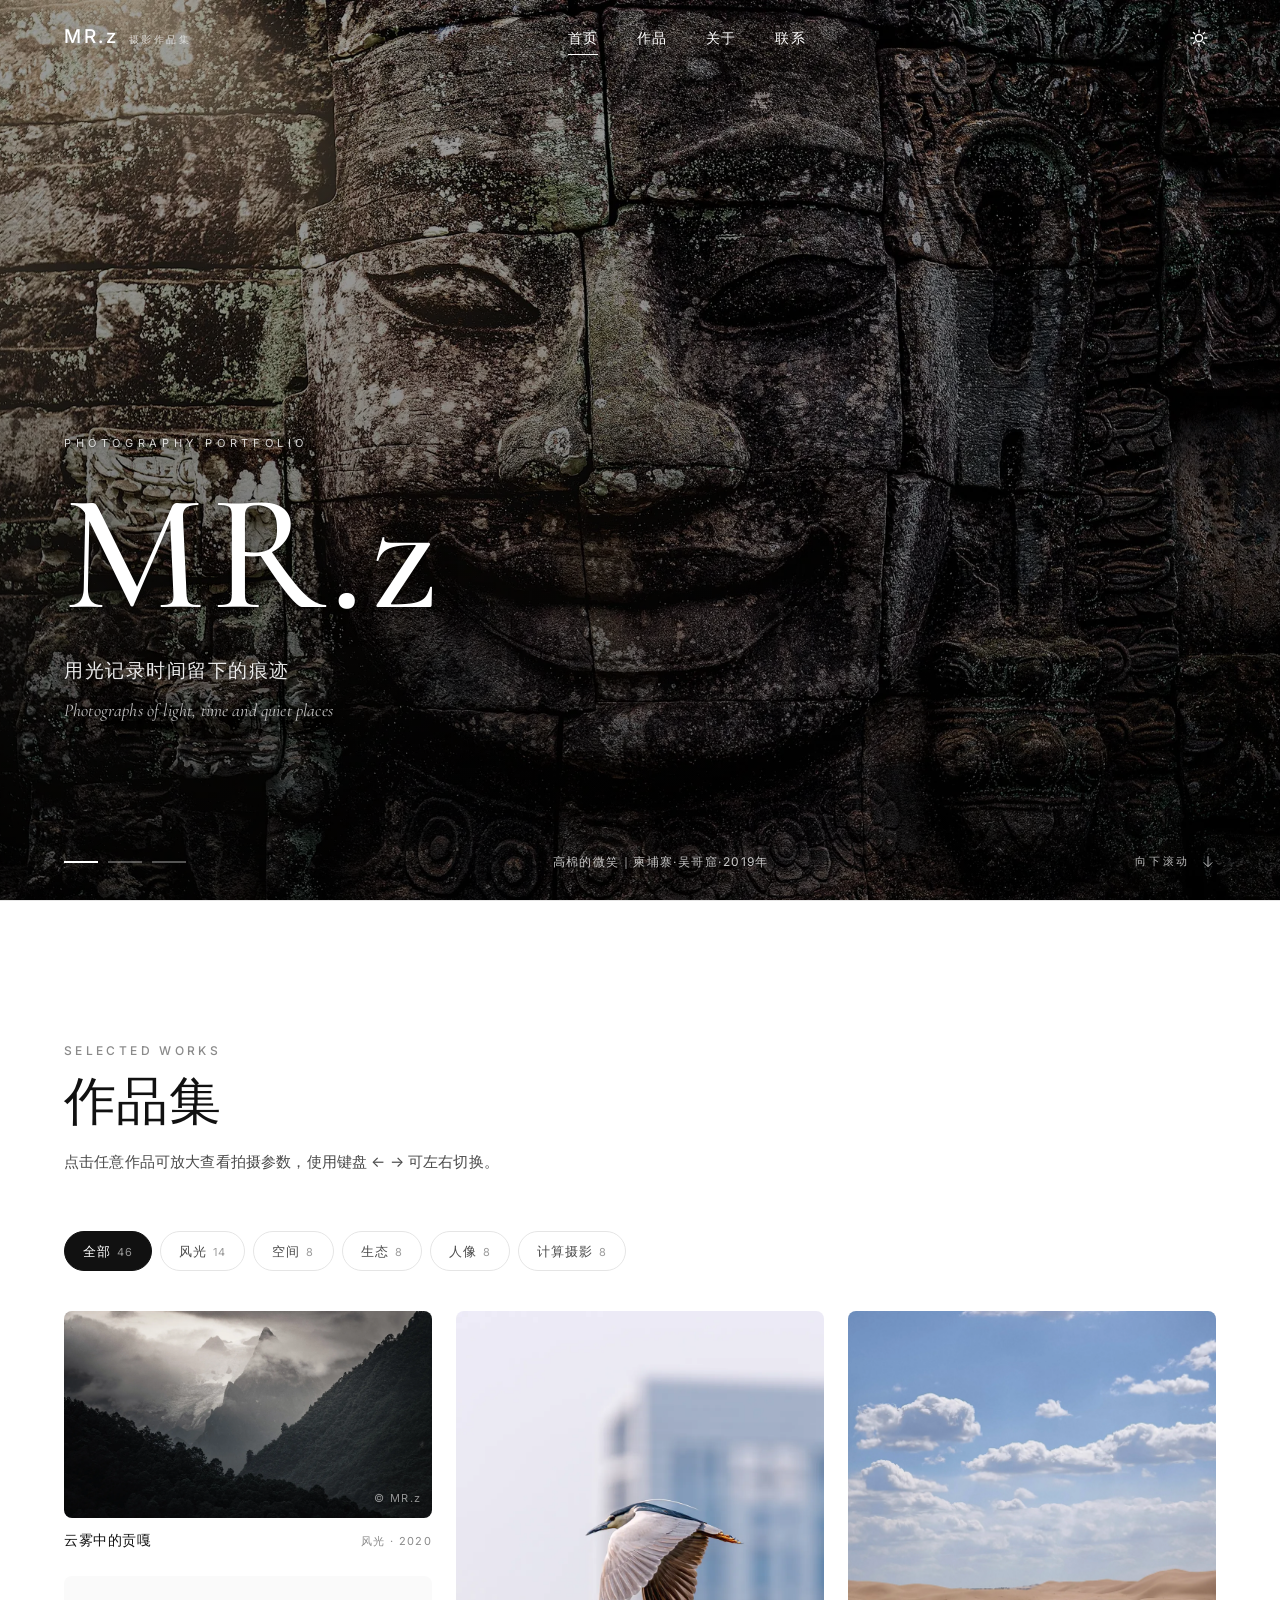
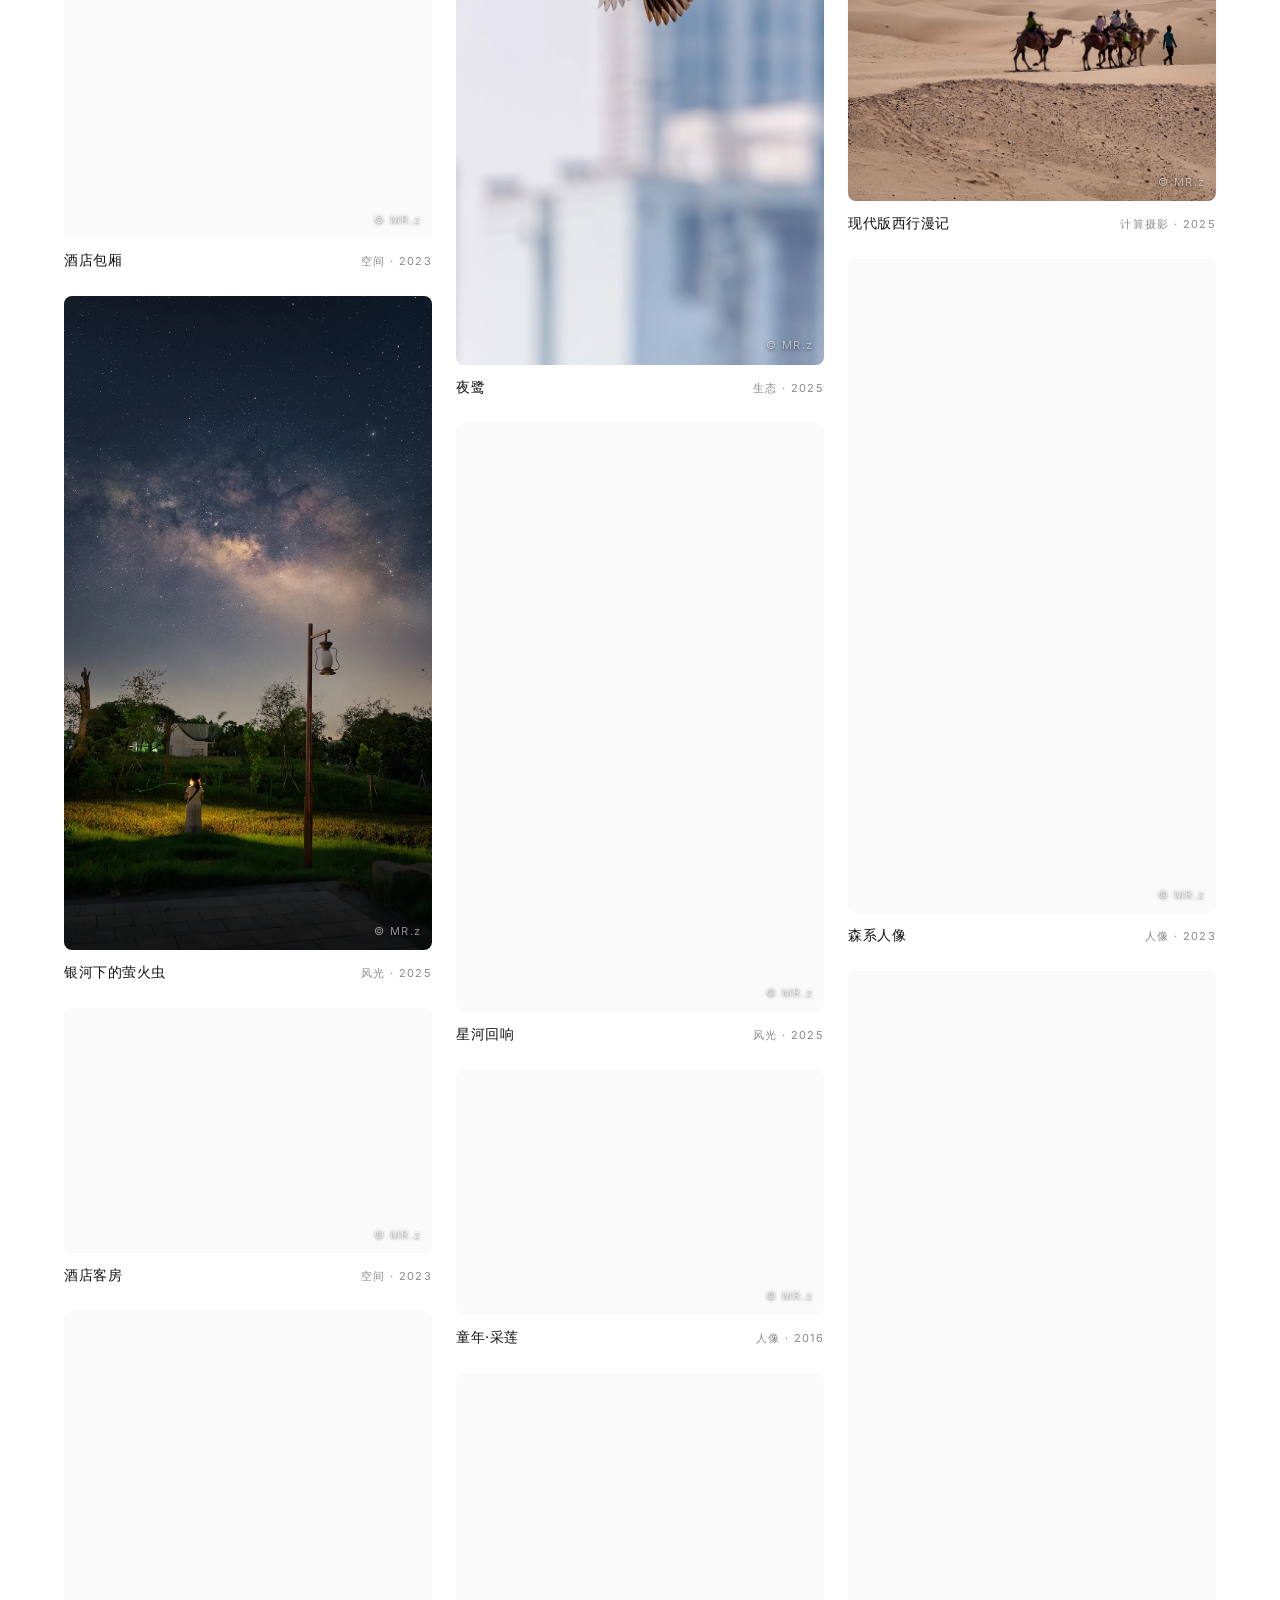
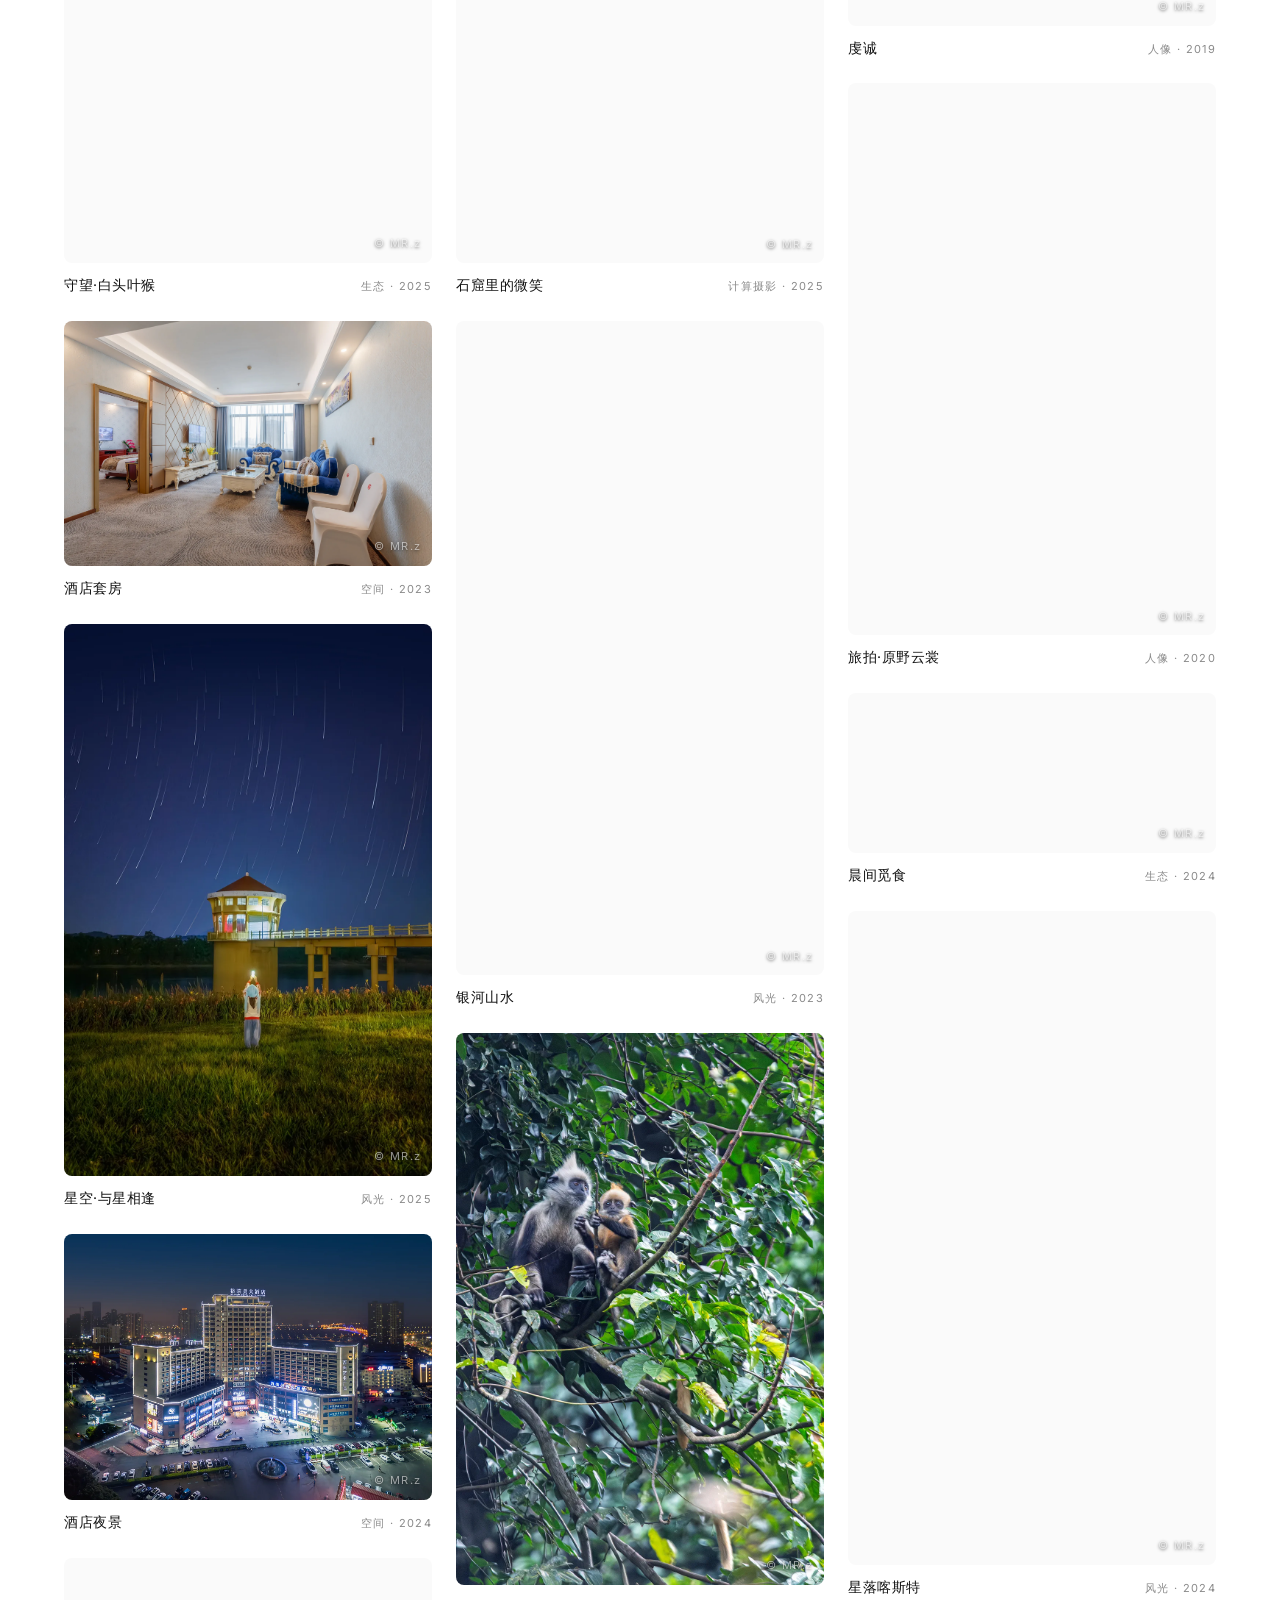
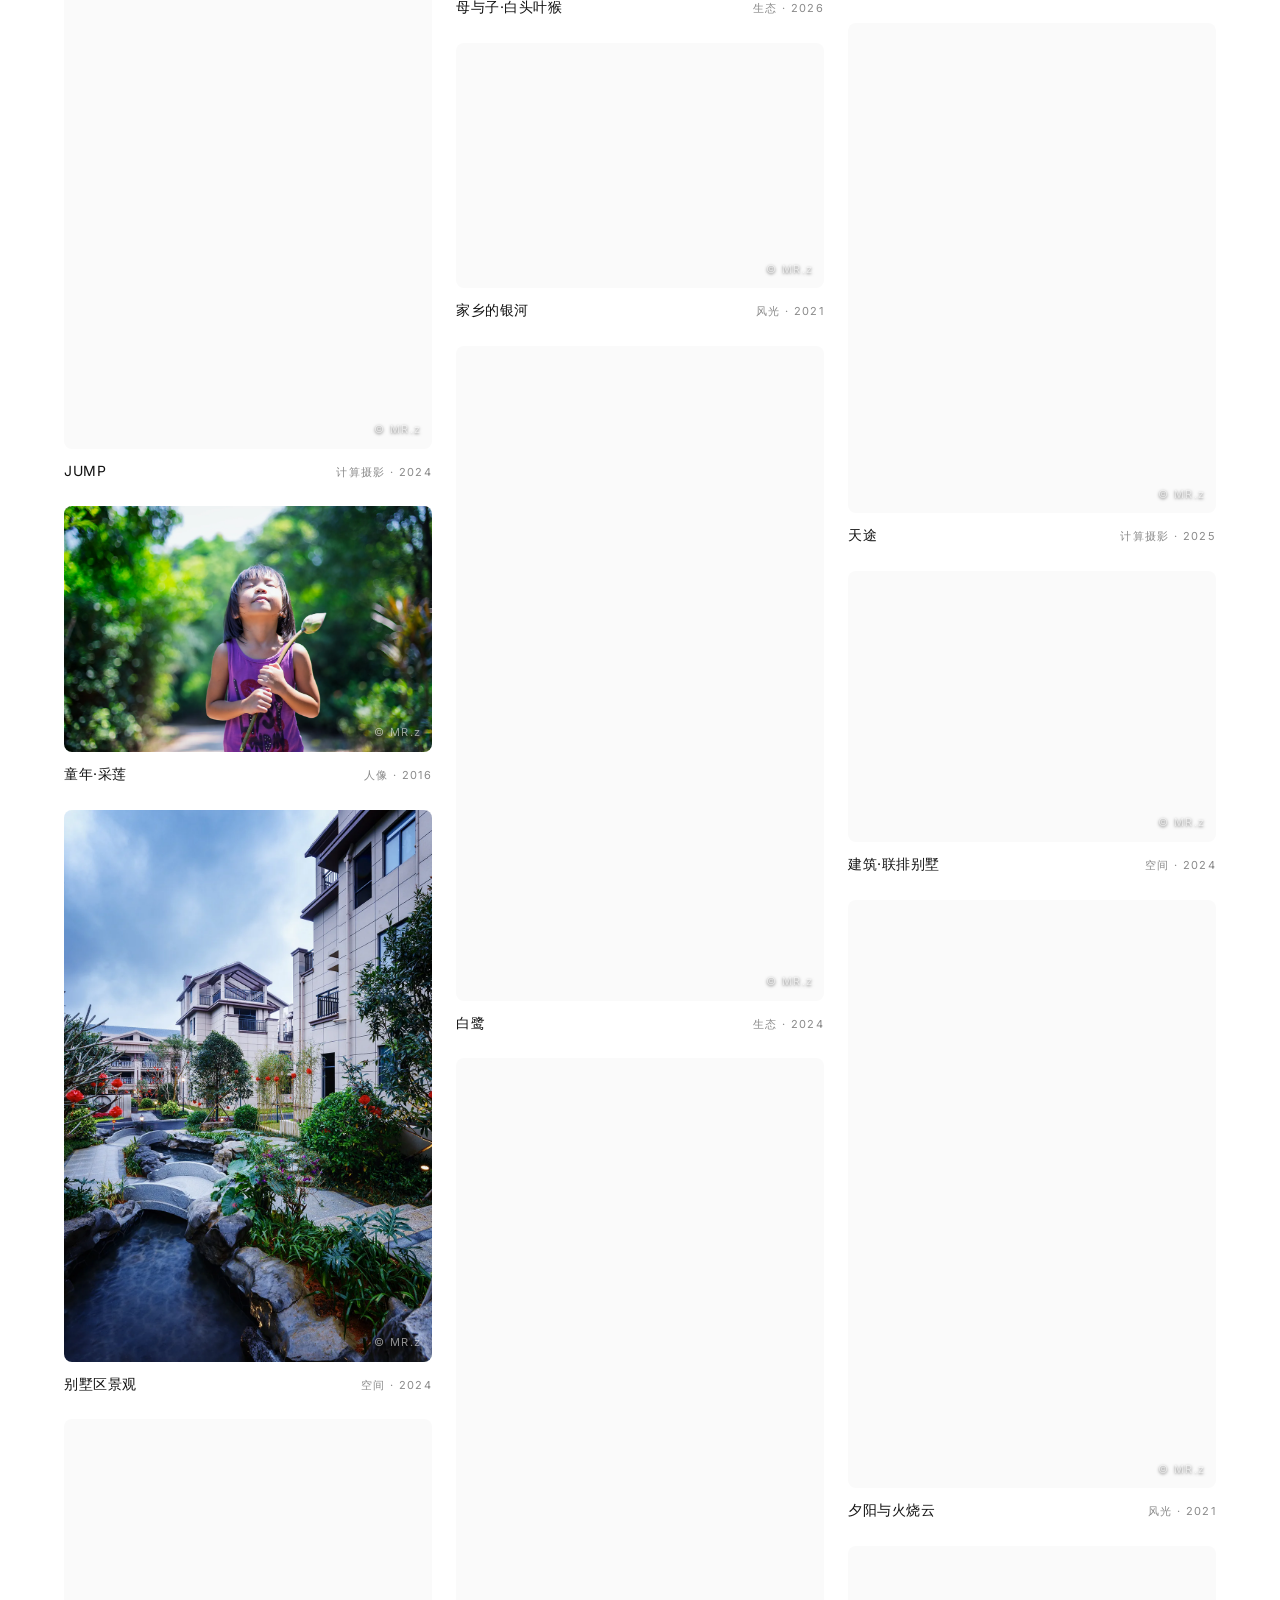
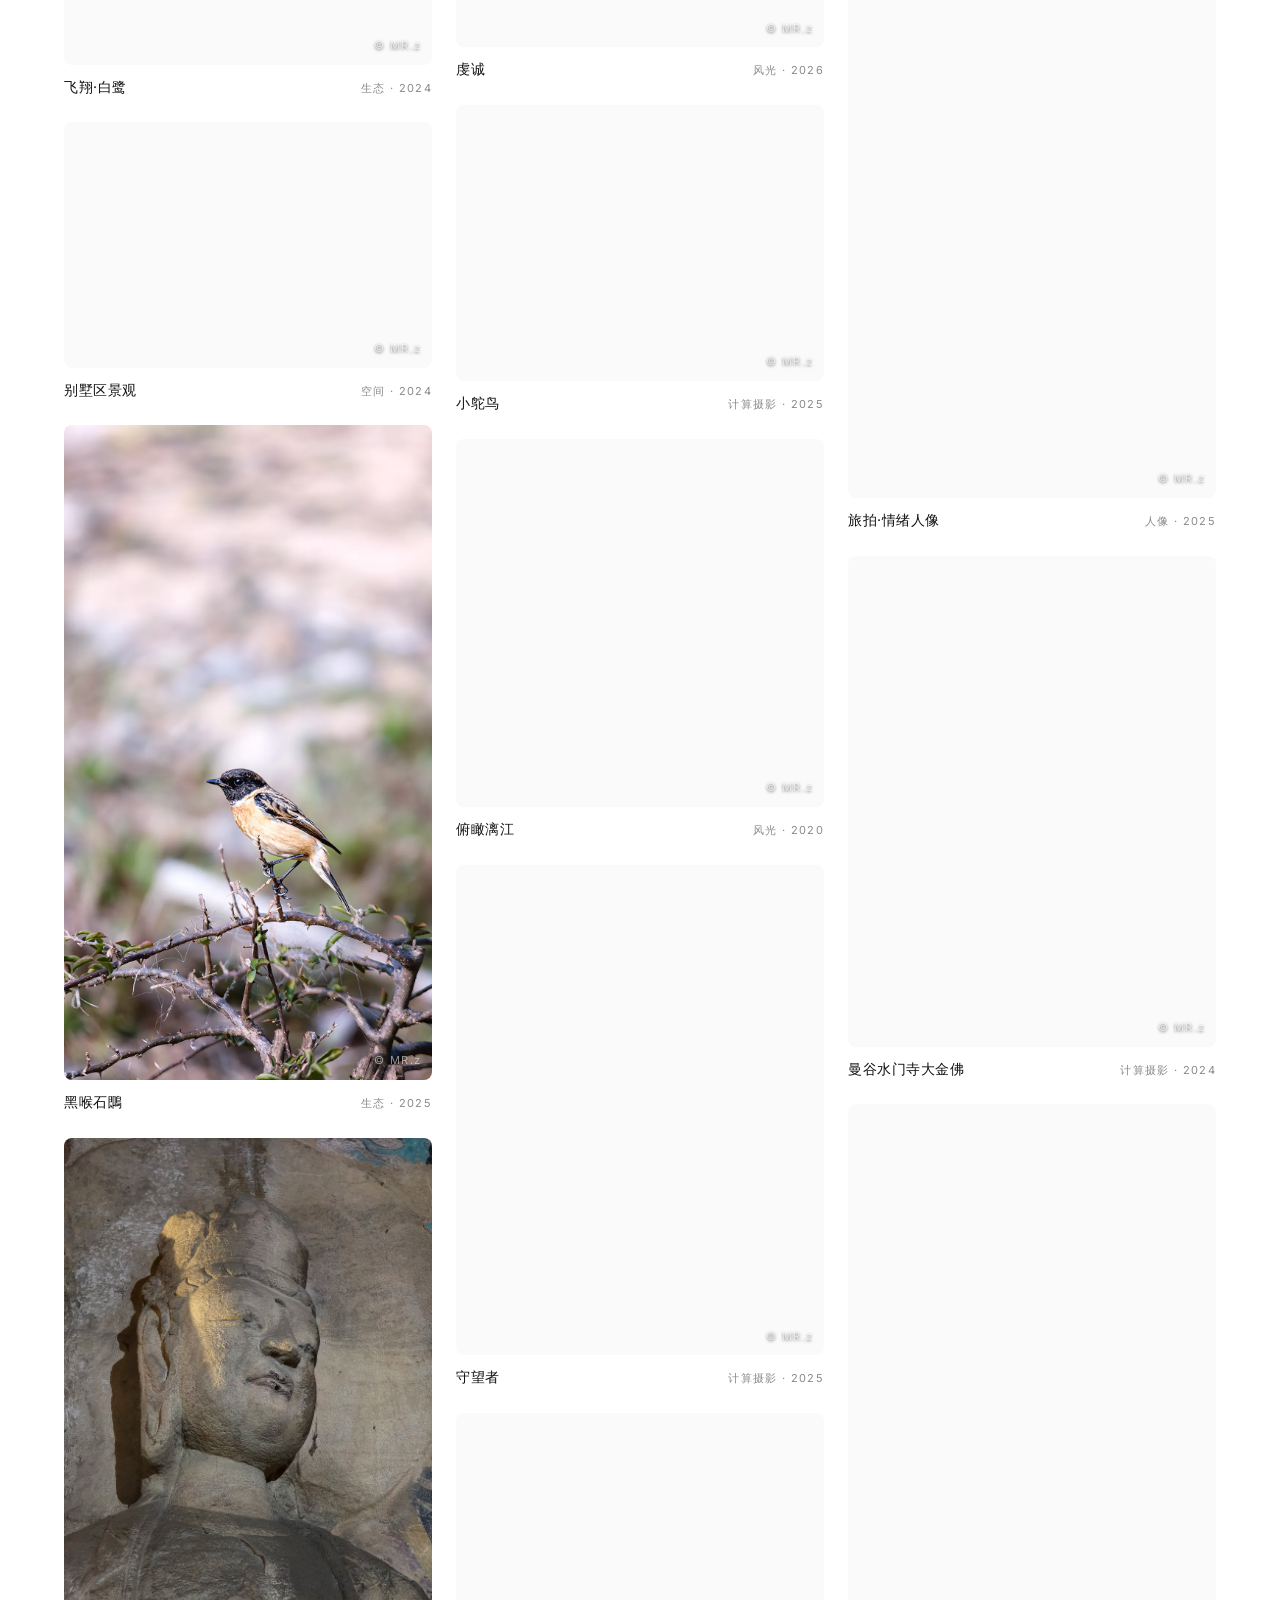
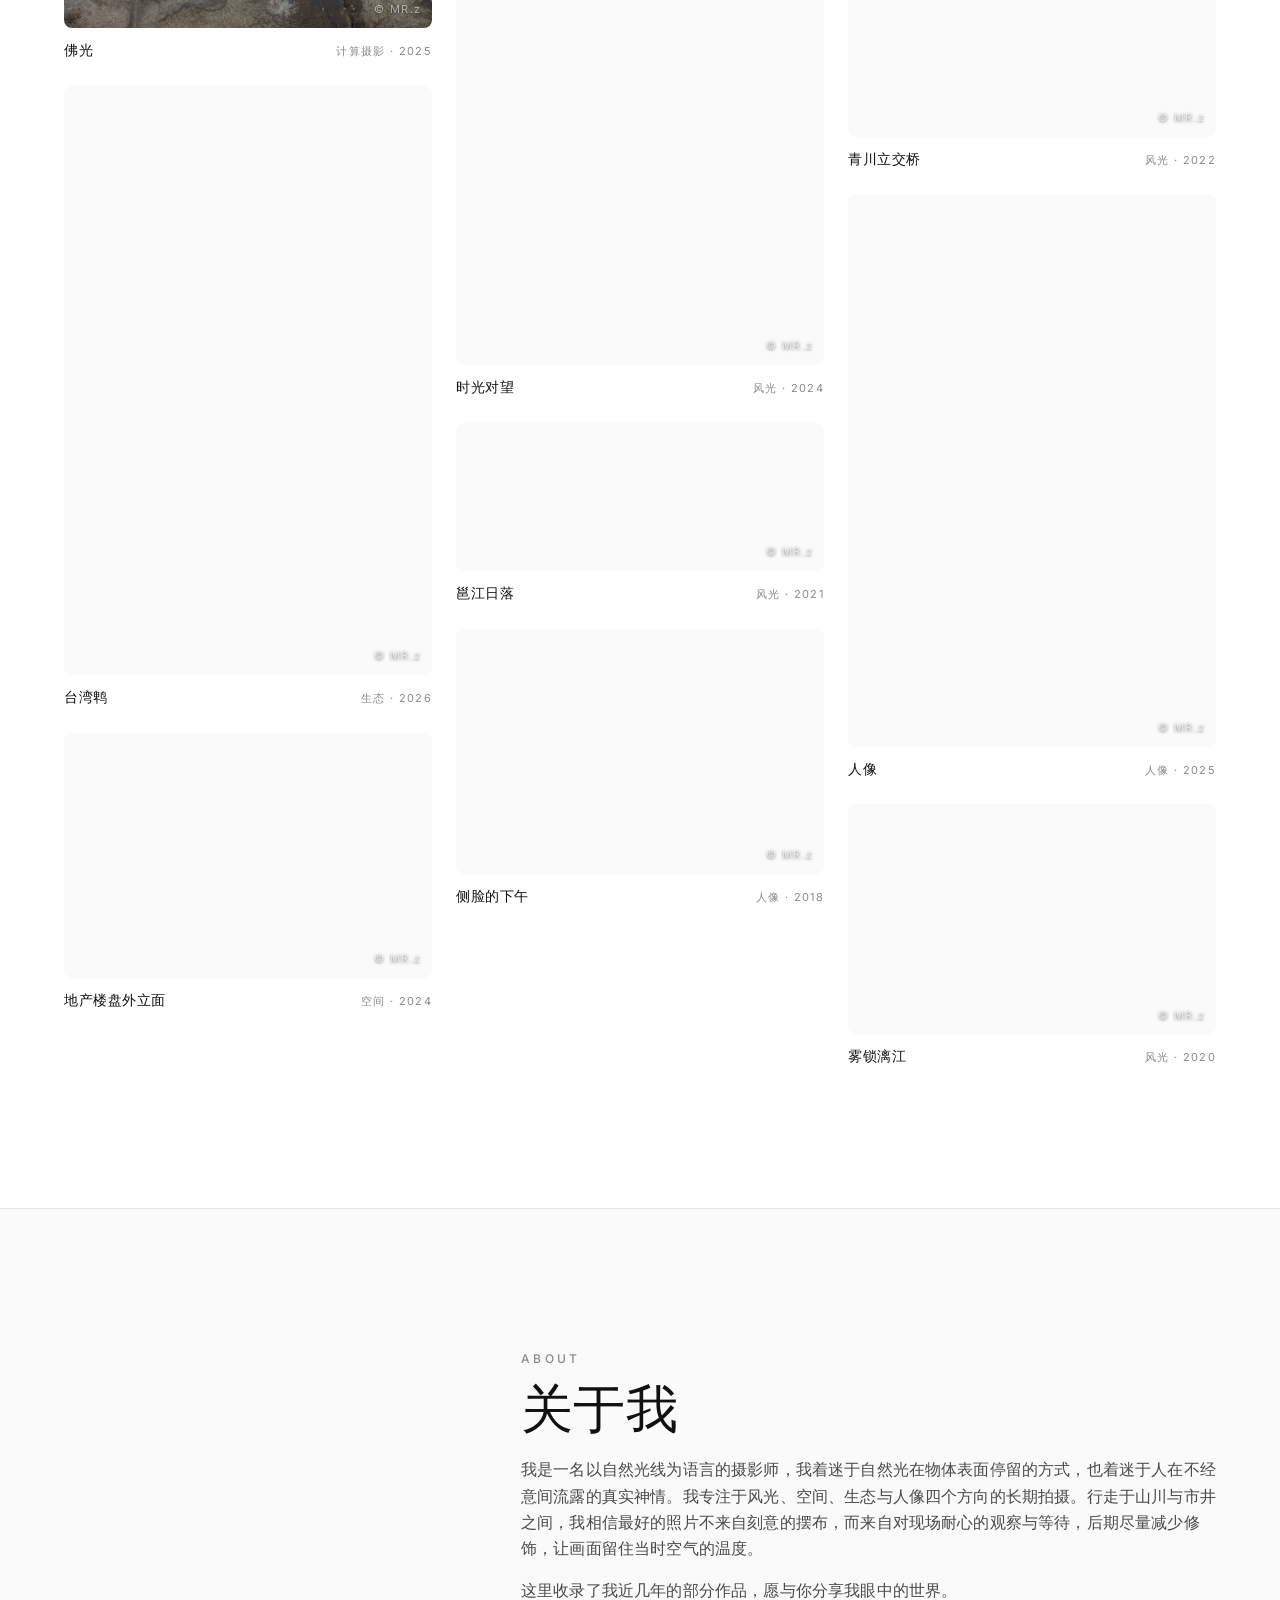
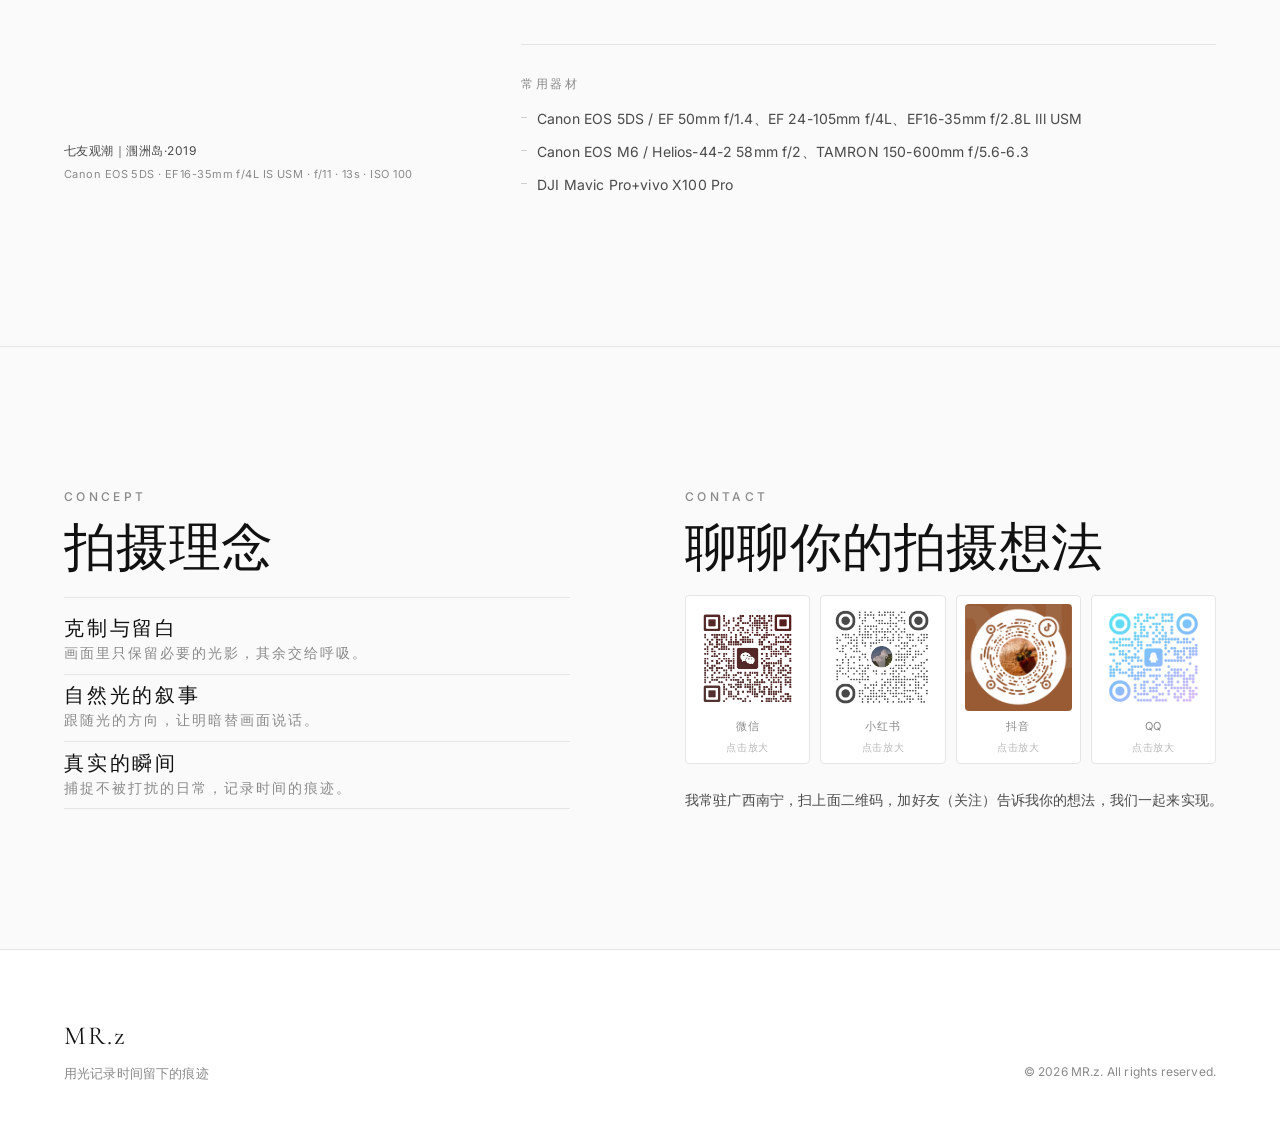
<file: index.html>
<!DOCTYPE html>
<html lang="zh-CN" data-theme="">
<head>
  <meta charset="UTF-8" />
  <meta name="viewport" content="width=device-width, initial-scale=1, viewport-fit=cover" />
  <title>MR.z · 摄影作品集</title>
  <meta name="description" content="MR.z，常驻南宁的独立摄影师。风光 · 空间 · 生态 · 人像 · 计算摄影，以自然光记录时间留下的痕迹。" />
  <meta name="author" content="MR.z" />
  <meta name="theme-color" content="#ffffff" media="(prefers-color-scheme: light)" />
  <meta name="theme-color" content="#0a0a0a" media="(prefers-color-scheme: dark)" />

  <link rel="canonical" href="https://zgooo.top/" />

  <!-- Open Graph 社交分享（域名 zgooo.top） -->
  <meta property="og:type" content="website" />
  <meta property="og:site_name" content="MR.z · 摄影作品集" />
  <meta property="og:locale" content="zh_CN" />
  <meta property="og:title" content="MR.z · 摄影作品集" />
  <meta property="og:description" content="风光 · 空间 · 生态 · 人像 · 计算摄影。以自然光记录时间留下的痕迹。" />
  <meta property="og:image" content="https://zgooo.top/images/og-cover.jpg" />
  <meta property="og:image:width" content="1200" />
  <meta property="og:image:height" content="630" />
  <meta property="og:url" content="https://zgooo.top/" />
  <meta name="twitter:card" content="summary_large_image" />
  <meta name="twitter:title" content="MR.z · 摄影作品集" />
  <meta name="twitter:description" content="风光 · 空间 · 生态 · 人像 · 计算摄影。以自然光记录时间留下的痕迹。" />
  <meta name="twitter:image" content="https://zgooo.top/images/og-cover.jpg" />

  <link rel="icon" href="data:image/svg+xml,<svg xmlns='http://www.w3.org/2000/svg' viewBox='0 0 100 100'><rect width='100' height='100' rx='18' fill='%23111'/><circle cx='50' cy='50' r='22' fill='none' stroke='%23fff' stroke-width='7'/></svg>" />

  <!-- 字体：正文 Inter + 标题 Cormorant Garamond -->
  <link rel="preconnect" href="https://fonts.googleapis.com" />
  <link rel="preconnect" href="https://fonts.gstatic.com" crossorigin />
  <link href="https://fonts.googleapis.com/css2?family=Cormorant+Garamond:ital,wght@0,400;0,500;0,600;1,400&family=Inter:wght@300;400;500;600&display=swap" rel="stylesheet" />

  <link rel="stylesheet" href="style.css" />

  <script type="application/ld+json">
  {
    "@context": "https://schema.org",
    "@type": "Person",
    "name": "MR.z",
    "alternateName": "MR.z",
    "jobTitle": "摄影师",
    "email": "mailto:380449426@qq.com",
    "address": { "@type": "PostalAddress", "addressLocality": "南宁", "addressCountry": "CN" },
    "description": "常驻南宁的独立摄影师，专注风光、空间、生态、人像与计算摄影。"
  }
  </script>
</head>
<body>
  <a class="skip-link" href="#main">跳到主要内容</a>

  <!-- ══════════ 顶部导航 ══════════ -->
  <header class="nav" id="nav" data-over-hero="true">
    <div class="nav__inner">
      <a class="nav__brand" href="#home" aria-label="回到首页">
        <span class="nav__brand-zh" data-site="name">MR.z</span>
        <span class="nav__brand-en" data-site="nameEn">PHOTOGRAPHY</span>
      </a>

      <nav class="nav__menu" id="navMenu" aria-label="主导航">
        <a href="#home" data-nav="home" aria-current="true">首页</a>
        <a href="#works" data-nav="works">作品</a>
        <a href="#about" data-nav="about">关于</a>
        <a href="#contact" data-nav="contact">联系</a>
      </nav>

      <div class="nav__actions">
        <button class="icon-btn" id="themeToggle" type="button" aria-label="切换深浅色模式" aria-pressed="false">
          <svg class="icon-btn__sun" viewBox="0 0 24 24" aria-hidden="true"><circle cx="12" cy="12" r="4.2"/><path d="M12 2.5v2.6M12 18.9v2.6M2.5 12h2.6M18.9 12h2.6M5.3 5.3l1.8 1.8M16.9 16.9l1.8 1.8M18.7 5.3l-1.8 1.8M7.1 16.9l-1.8 1.8"/></svg>
          <svg class="icon-btn__moon" viewBox="0 0 24 24" aria-hidden="true"><path d="M20 14.5A8.5 8.5 0 0 1 9.5 4a8.5 8.5 0 1 0 10.5 10.5z"/></svg>
        </button>
        <button class="burger" id="burger" type="button" aria-label="打开菜单" aria-expanded="false" aria-controls="navMenu">
          <span></span><span></span>
        </button>
      </div>
    </div>
  </header>

  <main id="main">
    <!-- ══════════ Hero ══════════ -->
    <section class="hero" id="home" aria-label="首页">
      <div class="hero__slides" id="heroSlides" aria-hidden="true"></div>
      <div class="hero__veil" aria-hidden="true"></div>

      <div class="hero__content">
        <p class="hero__eyebrow">Photography&nbsp;Portfolio</p>
        <h1 class="hero__name" data-site="name">MR.z</h1>
        <p class="hero__tagline" data-site="tagline">用光记录时间留下的痕迹</p>
        <p class="hero__tagline-en" data-site="taglineEn">Photographs of light, time and quiet places</p>
      </div>

      <div class="hero__foot">
        <div class="hero__dots" id="heroDots" role="group" aria-label="首屏图片切换"></div>
        <p class="hero__slide-cap" id="heroCap" aria-live="polite"></p>
        <a class="hero__scroll" href="#works" aria-label="向下滚动查看作品">
          <span>向下滚动</span>
          <svg viewBox="0 0 24 24" aria-hidden="true"><path d="M12 4v14M6 13l6 6 6-6"/></svg>
        </a>
      </div>
    </section>

    <!-- ══════════ 作品集 ══════════ -->
    <section class="section" id="works">
      <div class="container">
        <header class="section__head reveal">
          <p class="eyebrow">Selected&nbsp;Works</p>
          <h2 class="section__title">作品集</h2>
          <p class="section__desc">点击任意作品可放大查看拍摄参数，使用键盘 ← → 可左右切换。</p>
        </header>

        <div class="filter reveal" id="filter" role="group" aria-label="作品分类筛选"></div>

        <div class="gallery" id="gallery" aria-live="polite"></div>
        <p class="gallery__empty" id="galleryEmpty" hidden>该分类下暂时没有作品。</p>
      </div>
    </section>

    <!-- ══════════ 关于我 ══════════ -->
    <section class="section section--soft" id="about">
      <div class="container about">
        <figure class="about__media reveal">
          <img id="aboutAvatar" src="" alt="摄影师本人照片" width="400" height="400" loading="lazy" decoding="async" />
          <figcaption class="about__caption" id="aboutCaption" hidden>
            <span class="about__cap-name" id="capName"></span>
            <span class="about__cap-info" id="capInfo"></span>
          </figcaption>
        </figure>
        <div class="about__body reveal">
          <p class="eyebrow" id="aboutSubtitle">About</p>
          <h2 class="section__title" id="aboutTitle">关于我</h2>
          <div class="about__bio" id="aboutBio"></div>

          <div class="about__gear">
            <h3 class="about__h3">常用器材</h3>
            <ul class="gear" id="aboutGear"></ul>
          </div>
        </div>
      </div>
    </section>

    <!-- ══════════ 联系 ══════════ -->
    <section class="section section--soft" id="contact">
      <div class="container contact">
        <div class="contact__idea reveal" id="ideaBlock" hidden>
          <p class="eyebrow">Concept</p>
          <h3 class="section__title contact__idea-title">拍摄理念</h3>
          <ul class="idea" id="ideaList"></ul>
        </div>
        <div class="contact__intro reveal">
          <p class="eyebrow">Contact</p>
          <h2 class="section__title">聊聊你的拍摄想法</h2>
          <div class="qrstrip" id="qrStrip" aria-label="扫码联系"></div>
          <p class="contact__desc">我常驻广西南宁，扫上面二维码，加好友（关注）告诉我你的想法，我们一起来实现。</p>
          <div class="social" id="socialLinks" aria-label="社交媒体"></div>
        </div>
      </div>
    </section>
  </main>

  <!-- ══════════ 页脚 ══════════ -->
  <footer class="footer">
    <div class="container footer__inner">
      <div>
        <p class="footer__name" data-site="name">MR.z</p>
        <p class="footer__tag" data-site="tagline">用光记录时间留下的痕迹</p>
      </div>
      <div class="footer__meta">
        <p id="footerCopy">© 2026 MR.z. All rights reserved.</p>
        <p class="footer__icp" id="footerIcp">浙ICP备00000000号-1</p>
      </div>
    </div>
  </footer>

  <button class="to-top" id="toTop" type="button" aria-label="回到顶部">
    <svg viewBox="0 0 24 24" aria-hidden="true"><path d="M12 20V6M6 11l6-6 6 6"/></svg>
  </button>

  <!-- ══════════ Lightbox ══════════ -->
  <div class="lightbox" id="lightbox" role="dialog" aria-modal="true" aria-label="作品大图查看" hidden>
    <div class="lightbox__bar">
      <span class="lightbox__counter" id="lbCounter">1 / 12</span>
      <button class="lightbox__close" id="lbClose" type="button" aria-label="关闭（Esc）">
        <svg viewBox="0 0 24 24" aria-hidden="true"><path d="M5 5l14 14M19 5L5 19"/></svg>
      </button>
    </div>

    <button class="lightbox__nav lightbox__nav--prev" id="lbPrev" type="button" aria-label="上一张（←）">
      <svg viewBox="0 0 24 24" aria-hidden="true"><path d="M15 5l-7 7 7 7"/></svg>
    </button>
    <button class="lightbox__nav lightbox__nav--next" id="lbNext" type="button" aria-label="下一张（→）">
      <svg viewBox="0 0 24 24" aria-hidden="true"><path d="M9 5l7 7-7 7"/></svg>
    </button>

    <figure class="lightbox__figure" id="lbStage">
      <img class="lightbox__img" id="lbImg" alt="" decoding="async" draggable="false" />
      <figcaption class="lightbox__caption">
        <h3 id="lbTitle"></h3>
        <p class="lightbox__meta" id="lbMeta"></p>
      </figcaption>
    </figure>

    <!-- 仅移动端显示的手势提示 -->
    <p class="lightbox__hint" id="lbHint">双指缩放 · 双击放大 · 左右滑动切换 · 单击返回</p>
  </div>

  <!-- ══════════ 二维码浮层（微信 / 小红书 / 抖音） ══════════ -->
  <div class="qr" id="qrModal" role="dialog" aria-modal="true" aria-labelledby="qrTitle" hidden>
    <div class="qr__backdrop" data-qr-close></div>
    <div class="qr__panel">
      <button class="qr__close" type="button" data-qr-close aria-label="关闭">✕</button>
      <h3 class="qr__title" id="qrTitle">扫码联系</h3>
      <p class="qr__sub" id="qrSub">长按识别，或扫码添加</p>

      <div class="qr__imgwrap">
        <img class="qr__img" id="qrImg" alt="" decoding="async" draggable="false" />
        <p class="qr__empty" id="qrEmpty">还没上传二维码<br /><span>可在管理后台「站点信息 → 社交链接」上传</span></p>
      </div>

      <p class="qr__handle" id="qrHandle" hidden></p>
      <button class="btn btn--solid qr__copy" type="button" id="qrCopy" aria-label="复制账号" hidden>复制账号</button>

      <div class="qr__tabs" id="qrTabs"></div>
    </div>
  </div>

  <div class="toast" id="toast" role="status" aria-live="polite" hidden></div>

  <script src="data.js"></script>
  <script src="main.js"></script>
</body>
</html>
</file>
<file: style.css>
/* ============================================================
   MR.z · 摄影作品集  —  style.css
   结构：变量 → 基础 → 通用组件 → 导航 → Hero → 筛选 → 作品集
        → Lightbox → 关于 → 服务 → 联系 → 页脚 → 响应式 → 降级动画
   ============================================================ */

/* ---------- 1. 设计变量 ---------- */
:root {
  /* 颜色：黑 / 白 / 灰，让照片成为唯一的彩色来源 */
  --bg: #ffffff;
  --bg-soft: #fafafa;
  --bg-elev: #ffffff;
  --fg: #111111;
  --fg-soft: #4a4a4a;
  --muted: #8a8a8a;
  --line: #e5e5e5;
  --line-strong: #cfcfcf;
  --invert-bg: #111111;
  --invert-fg: #ffffff;

  /* 版式 */
  --max: 1280px;
  --pad: clamp(20px, 5vw, 64px);
  --radius: 8px;
  --radius-sm: 4px;

  /* 动效 */
  --ease: cubic-bezier(0.4, 0, 0.2, 1);
  --dur: 280ms;
  --dur-slow: 400ms;

  /* 结构 */
  --nav-h: 76px;
  --nav-h-shrink: 56px;
  --section-y: clamp(72px, 12vw, 140px);

  color-scheme: light;
}

/* 深色模式：跟随系统；用户手动切换时由 html[data-theme] 覆盖 */
@media (prefers-color-scheme: dark) {
  :root:not([data-theme="light"]) {
    --bg: #0a0a0a;
    --bg-soft: #101010;
    --bg-elev: #151515;
    --fg: #f2f2f2;
    --fg-soft: #c9c9c9;
    --muted: #8a8a8a;
    --line: #232323;
    --line-strong: #333333;
    --invert-bg: #f2f2f2;
    --invert-fg: #0a0a0a;
    color-scheme: dark;
  }
}
:root[data-theme="dark"] {
  --bg: #0a0a0a;
  --bg-soft: #101010;
  --bg-elev: #151515;
  --fg: #f2f2f2;
  --fg-soft: #c9c9c9;
  --muted: #8a8a8a;
  --line: #232323;
  --line-strong: #333333;
  --invert-bg: #f2f2f2;
  --invert-fg: #0a0a0a;
  color-scheme: dark;
}

/* ---------- 2. 基础 ---------- */
*,
*::before,
*::after { box-sizing: border-box; }

html {
  scroll-behavior: smooth;
  scroll-padding-top: var(--nav-h);
  -webkit-text-size-adjust: 100%;
}

body {
  margin: 0;
  background: var(--bg);
  color: var(--fg);
  font-family: "Inter", "PingFang SC", "Hiragino Sans GB", "Microsoft YaHei", system-ui, -apple-system, sans-serif;
  font-size: 16px;
  line-height: 1.7;
  font-weight: 400;
  letter-spacing: 0.01em;
  -webkit-font-smoothing: antialiased;
  -moz-osx-font-smoothing: grayscale;
  overflow-x: hidden;
}

body.is-locked { overflow: hidden; }

img { display: block; max-width: 100%; height: auto; }

h1, h2, h3, h4 {
  font-family: "Cormorant Garamond", "Songti SC", "Noto Serif SC", Georgia, serif;
  font-weight: 500;
  line-height: 1.15;
  letter-spacing: 0.005em;
  margin: 0;
}

p { margin: 0; }
ul, ol { margin: 0; padding: 0; list-style: none; }

a {
  color: inherit;
  text-decoration: none;
  transition: color var(--dur) var(--ease), opacity var(--dur) var(--ease);
}
a:hover { color: var(--muted); }

button, input, select, textarea {
  font: inherit;
  color: inherit;
  border-radius: 0;
}

button { cursor: pointer; background: none; border: 0; padding: 0; }

/* hidden 属性优先级最高：避免 .btn 等自定义 display 覆盖导致该藏的元素仍然可见 */
[hidden] { display: none !important; }

svg { width: 100%; height: 100%; display: block; }

/* 键盘焦点可见 */
:focus-visible {
  outline: 2px solid var(--fg);
  outline-offset: 3px;
  border-radius: 2px;
}

::selection { background: var(--fg); color: var(--bg); }

.skip-link {
  position: fixed;
  top: 12px;
  left: 12px;
  z-index: 999;
  padding: 10px 18px;
  background: var(--invert-bg);
  color: var(--invert-fg);
  border-radius: var(--radius-sm);
  font-size: 14px;
  transform: translateY(-200%);
  transition: transform var(--dur) var(--ease);
}
.skip-link:focus { transform: none; color: var(--invert-fg); }

/* ---------- 3. 通用组件 ---------- */
.container {
  width: 100%;
  max-width: var(--max);
  margin: 0 auto;
  padding-inline: var(--pad);
}

.section {
  padding-block: var(--section-y);
  border-top: 1px solid var(--line);
}
.section--soft { background: var(--bg-soft); }

.section__head { max-width: 720px; margin-bottom: clamp(32px, 5vw, 56px); }

.eyebrow {
  font-size: 12px;
  letter-spacing: 0.28em;
  text-transform: uppercase;
  color: var(--muted);
  margin-bottom: 12px;
  font-weight: 500;
}

.section__title {
  font-size: clamp(30px, 4.4vw, 52px);
  margin-bottom: 16px;
}

.section__desc {
  color: var(--fg-soft);
  font-size: 15px;
  max-width: 56ch;
}

.btn {
  display: inline-flex;
  align-items: center;
  justify-content: center;
  gap: 8px;
  padding: 12px 26px;
  font-size: 14px;
  letter-spacing: 0.06em;
  border-radius: var(--radius);
  border: 1px solid var(--fg);
  transition: background-color var(--dur) var(--ease), color var(--dur) var(--ease),
              border-color var(--dur) var(--ease), transform var(--dur) var(--ease);
  white-space: nowrap;
}
.btn--solid { background: var(--invert-bg); color: var(--invert-fg); border-color: var(--invert-bg); }
.btn--solid:hover { background: transparent; color: var(--fg); }
.btn--ghost { background: transparent; color: inherit; border-color: currentColor; }
.btn--ghost:hover { background: currentColor; }
.btn--ghost:hover span { color: var(--bg); }
.btn:active { transform: translateY(1px); }

/* 进场动画：进入视口后淡入 + 上移，只触发一次 */
.reveal {
  opacity: 0;
  transform: translateY(20px);
  transition: opacity var(--dur-slow) var(--ease), transform var(--dur-slow) var(--ease);
  will-change: opacity, transform;
}
.reveal.is-visible { opacity: 1; transform: none; }

/* ---------- 4. 顶部导航 ---------- */
.nav {
  position: fixed;
  top: 0;
  left: 0;
  right: 0;
  z-index: 100;
  height: var(--nav-h);
  border-bottom: 1px solid transparent;
  transition: height var(--dur) var(--ease), background-color var(--dur) var(--ease),
              border-color var(--dur) var(--ease), backdrop-filter var(--dur) var(--ease),
              color var(--dur) var(--ease);
}

.nav__inner {
  max-width: var(--max);
  height: 100%;
  margin: 0 auto;
  padding-inline: var(--pad);
  display: flex;
  align-items: center;
  justify-content: space-between;
  gap: 20px;
}

.nav__brand { display: flex; align-items: baseline; gap: 10px; }
.nav__brand-zh { font-size: 19px; letter-spacing: 0.14em; font-weight: 500; }
.nav__brand-en {
  font-size: 10px;
  letter-spacing: 0.26em;
  color: var(--muted);
  text-transform: uppercase;
}

.nav__menu { display: flex; align-items: center; gap: clamp(18px, 3vw, 40px); }
.nav__menu a {
  position: relative;
  font-size: 14px;
  letter-spacing: 0.1em;
  padding: 6px 0;
}
.nav__menu a::after {
  content: "";
  position: absolute;
  left: 0;
  bottom: 0;
  width: 100%;
  height: 1px;
  background: currentColor;
  transform: scaleX(0);
  transform-origin: left;
  transition: transform var(--dur) var(--ease);
}
.nav__menu a:hover::after,
.nav__menu a[aria-current="true"]::after { transform: scaleX(1); }

.nav__actions { display: flex; align-items: center; gap: 12px; }

.icon-btn {
  width: 34px;
  height: 34px;
  padding: 7px;
  border-radius: 50%;
  display: grid;
  place-items: center;
  transition: background-color var(--dur) var(--ease), opacity var(--dur) var(--ease);
}
.icon-btn:hover { background: color-mix(in srgb, currentColor 12%, transparent); }
.icon-btn svg { fill: none; stroke: currentColor; stroke-width: 1.6; stroke-linecap: round; stroke-linejoin: round; }
.icon-btn__moon { display: none; }
:root[data-theme="dark"] .icon-btn__sun { display: none; }
:root[data-theme="dark"] .icon-btn__moon { display: block; }
@media (prefers-color-scheme: dark) {
  :root:not([data-theme="light"]) .icon-btn__sun { display: none; }
  :root:not([data-theme="light"]) .icon-btn__moon { display: block; }
}

.burger {
  display: none;
  width: 34px;
  height: 34px;
  position: relative;
}
.burger span {
  position: absolute;
  left: 7px;
  width: 20px;
  height: 1.5px;
  background: currentColor;
  transition: transform var(--dur) var(--ease), opacity var(--dur) var(--ease);
}
.burger span:nth-child(1) { top: 14px; }
.burger span:nth-child(2) { top: 20px; }

/* 滚动后：收缩 + 毛玻璃 */
.nav.is-scrolled {
  height: var(--nav-h-shrink);
  background: color-mix(in srgb, var(--bg) 78%, transparent);
  -webkit-backdrop-filter: saturate(180%) blur(14px);
  backdrop-filter: saturate(180%) blur(14px);
  border-bottom-color: var(--line);
  color: var(--fg);
}

/* 位于首屏之上时：透明底 + 白字 */
.nav[data-over-hero="true"]:not(.is-scrolled) {
  color: #ffffff;
  background: transparent;
}
.nav[data-over-hero="true"]:not(.is-scrolled) .nav__brand-en { color: rgba(255, 255, 255, 0.7); }
.nav[data-over-hero="true"]:not(.is-scrolled) .btn--ghost { border-color: rgba(255, 255, 255, 0.6); }

/* ---------- 5. Hero ---------- */
.hero {
  position: relative;
  min-height: 100vh;
  min-height: 100svh;
  display: flex;
  flex-direction: column;
  justify-content: flex-end;
  overflow: hidden;
  background: #0b0b0b;
  color: #ffffff;
}

.hero__slides { position: absolute; inset: 0; }
.hero__slide {
  position: absolute;
  inset: 0;
  opacity: 0;
  transition: opacity 1200ms var(--ease);
}
.hero__slide.is-active { opacity: 1; }
.hero__slide img {
  width: 100%;
  height: 100%;
  object-fit: cover;
  transform: scale(1.04);
  transition: transform 7000ms linear;
}
.hero__slide.is-active img { transform: scale(1); }

.hero__veil {
  position: absolute;
  inset: 0;
  /* 由左下向右上渐深：保证文字所在区域始终有足够对比度 */
  background: linear-gradient(
    200deg,
    rgba(0, 0, 0, 0.30) 0%,
    rgba(0, 0, 0, 0.44) 55%,
    rgba(0, 0, 0, 0.64) 100%
  );
}

.hero__content {
  position: relative;
  z-index: 2;
  max-width: var(--max);
  width: 100%;
  margin: 0 auto;
  padding: 0 var(--pad) clamp(80px, 14vh, 160px);
}
/* 文字投影：无论背景明暗都可读 */
.hero__eyebrow,
.hero__name,
.hero__tagline,
.hero__tagline-en {
  text-shadow: 0 1px 3px rgba(0, 0, 0, 0.55), 0 8px 32px rgba(0, 0, 0, 0.4);
}
.hero__eyebrow {
  font-size: 11px;
  letter-spacing: 0.42em;
  text-transform: uppercase;
  color: rgba(255, 255, 255, 0.82);
  margin-bottom: 22px;
}
.hero__name {
  font-size: clamp(56px, 13vw, 168px);
  line-height: 0.95;
  letter-spacing: 0.04em;
}
.hero__tagline {
  margin-top: 22px;
  font-size: clamp(15px, 1.5vw, 19px);
  color: rgba(255, 255, 255, 0.92);
  letter-spacing: 0.08em;
}
.hero__tagline-en {
  margin-top: 8px;
  font-family: "Cormorant Garamond", Georgia, serif;
  font-style: italic;
  font-size: clamp(14px, 1.4vw, 18px);
  color: rgba(255, 255, 255, 0.74);
}

.hero__foot {
  position: relative;
  z-index: 2;
  max-width: var(--max);
  width: 100%;
  margin: 0 auto;
  padding: 0 var(--pad) 28px;
  display: flex;
  align-items: center;
  justify-content: space-between;
  gap: 20px;
}

.hero__dots { display: flex; gap: 10px; }
.hero__dots button {
  width: 34px;
  height: 2px;
  background: rgba(255, 255, 255, 0.32);
  transition: background-color var(--dur) var(--ease);
}
.hero__dots button[aria-current="true"] { background: #ffffff; }

/* 首屏图注：后台「图片说明」的内容，显示在圆点与滚动提示之间 */
.hero__slide-cap {
  flex: 1;
  min-width: 0;
  font-size: 12px;
  letter-spacing: 0.12em;
  color: rgba(255, 255, 255, 0.78);
  text-align: center;
  white-space: nowrap;
  overflow: hidden;
  text-overflow: ellipsis;
  text-shadow: 0 1px 3px rgba(0, 0, 0, 0.55);
}

.hero__scroll {
  display: inline-flex;
  align-items: center;
  gap: 10px;
  font-size: 11px;
  letter-spacing: 0.24em;
  text-transform: uppercase;
  color: rgba(255, 255, 255, 0.72);
}
.hero__scroll svg {
  width: 16px;
  height: 16px;
  fill: none;
  stroke: currentColor;
  stroke-width: 1.5;
  stroke-linecap: round;
  animation: nudge 2.4s var(--ease) infinite;
}
@keyframes nudge {
  0%, 100% { transform: translateY(0); opacity: 0.7; }
  50% { transform: translateY(5px); opacity: 1; }
}

/* ---------- 6. 分类筛选 ---------- */
.filter {
  display: flex;
  flex-wrap: wrap;
  gap: 8px;
  margin-bottom: clamp(24px, 4vw, 40px);
}
.filter button {
  padding: 8px 18px;
  font-size: 13px;
  letter-spacing: 0.08em;
  border: 1px solid var(--line);
  border-radius: 999px;
  color: var(--fg-soft);
  transition: border-color var(--dur) var(--ease), color var(--dur) var(--ease),
              background-color var(--dur) var(--ease);
}
.filter button:hover { border-color: var(--fg); color: var(--fg); }
.filter button[aria-pressed="true"] {
  background: var(--invert-bg);
  border-color: var(--invert-bg);
  color: var(--invert-fg);
}
.filter button span { opacity: 0.55; margin-left: 6px; font-size: 11px; }

/* ---------- 7. 作品集（CSS 多列瀑布流） ---------- */
.gallery { column-count: 3; column-gap: 24px; }

.gallery__item {
  break-inside: avoid;
  margin: 0 0 24px;
  opacity: 1;
  transform: none;
  transition: opacity var(--dur) var(--ease), transform var(--dur) var(--ease);
}
.gallery__item.is-out { opacity: 0; transform: scale(0.98); }
.gallery__item[hidden] { display: none; }

.gallery__btn {
  position: relative;
  display: block;
  width: 100%;
  overflow: hidden;
  border-radius: var(--radius);
  background: var(--bg-soft);
  touch-action: manipulation; /* 关掉移动端双击缩放页面，双击留给「放大查看」 */
}
/* 透明遮罩：右键 / 长按命中的是这一层，而不是 <img> */
.gallery__btn::after {
  content: "";
  position: absolute;
  inset: 0;
  z-index: 2;
  background: transparent;
}
.gallery__img {
  width: 100%;
  height: auto;
  object-fit: cover;
  transition: transform var(--dur-slow) var(--ease), opacity var(--dur-slow) var(--ease);
  /* 防盗图：禁止拖拽 / 长按菜单 / 选中 */
  -webkit-user-drag: none;
  user-select: none;
  -webkit-user-select: none;
  -webkit-touch-callout: none;
  pointer-events: none;
}
.gallery__btn:hover .gallery__img { transform: scale(1.03); }

.gallery__cap {
  display: flex;
  align-items: baseline;
  justify-content: space-between;
  gap: 12px;
  padding-top: 10px;
}
.gallery__title { font-size: 14px; letter-spacing: 0.04em; }
.gallery__cat { font-size: 11px; color: var(--muted); letter-spacing: 0.12em; white-space: nowrap; }

.gallery__empty { color: var(--muted); font-size: 14px; padding: 40px 0; }

/* ---------- 8. Lightbox ---------- */
.lightbox {
  position: fixed;
  inset: 0;
  z-index: 200;
  background: rgba(8, 8, 8, 0.97);
  color: #f2f2f2;
  display: grid;
  grid-template-rows: auto 1fr;
  opacity: 0;
  transition: opacity var(--dur) var(--ease);
}
.lightbox[hidden] { display: none; }
.lightbox.is-open { opacity: 1; }

.lightbox__bar {
  display: flex;
  align-items: center;
  justify-content: space-between;
  padding: 18px clamp(16px, 4vw, 40px);
}
.lightbox__counter { font-size: 12px; letter-spacing: 0.2em; color: rgba(255, 255, 255, 0.6); }
.lightbox__close {
  width: 40px;
  height: 40px;
  padding: 11px;
  border-radius: 50%;
  color: #f2f2f2;
  transition: background-color var(--dur) var(--ease);
}
.lightbox__close:hover { background: rgba(255, 255, 255, 0.12); }
.lightbox__close svg,
.lightbox__nav svg {
  fill: none;
  stroke: currentColor;
  stroke-width: 1.5;
  stroke-linecap: round;
}

.lightbox__nav {
  position: absolute;
  top: 50%;
  transform: translateY(-50%);
  z-index: 6;   /* 必须高于 .lightbox__figure（relative），否则箭头被图片舞台盖住、鼠标点不到 */
  width: 52px;
  height: 52px;
  padding: 15px;
  border-radius: 50%;
  color: #f2f2f2;
  transition: background-color var(--dur) var(--ease), opacity var(--dur) var(--ease);
}
.lightbox__nav:hover { background: rgba(255, 255, 255, 0.12); }
.lightbox__nav--prev { left: clamp(4px, 2vw, 28px); }
.lightbox__nav--next { right: clamp(4px, 2vw, 28px); }

.lightbox__figure {
  position: relative;
  margin: 0;
  display: flex;
  flex-direction: column;
  align-items: center;
  justify-content: center;
  gap: 18px;
  padding: 0 clamp(12px, 6vw, 96px) clamp(20px, 5vh, 48px);
  min-height: 0;
  overflow: hidden;              /* 放大后的图片被限制在舞台内 */
  touch-action: none;            /* 横向滑动手势完全交给脚本做「上一张/下一张」，浏览器不得抢走 */
}
.lightbox__img {
  max-width: 100%;
  max-height: 72vh;
  width: auto;
  object-fit: contain;
  border-radius: var(--radius-sm);
  animation: lb-in var(--dur-slow) var(--ease);
}
@keyframes lb-in {
  from { opacity: 0; transform: scale(0.985); }
  to { opacity: 1; transform: none; }
}
.lightbox__caption { text-align: center; max-width: 720px; }
.lightbox__caption h3 { font-size: clamp(20px, 2.4vw, 28px); margin-bottom: 8px; }
.lightbox__meta {
  font-size: 12px;
  letter-spacing: 0.08em;
  color: rgba(255, 255, 255, 0.62);
  line-height: 1.9;
}

/* ---------- 8.1 放大到 100% 与拖动查看 ---------- */
/* pointer-events:none：长按 / 右键命中的是舞台而不是 <img>，手机上无法呼出「存储图像」（防盗）；
   所有交互事件都绑在 #lbStage 上，图片不接收指针事件不影响放大拖动 */
.lightbox__img { -webkit-user-drag: none; user-select: none; -webkit-user-select: none; -webkit-touch-callout: none; pointer-events: none; }

.lightbox.is-zoomed .lightbox__figure { touch-action: none; }   /* 拖动由脚本接管 */
.lightbox.is-zoomed .lightbox__img {
  cursor: grab;
  will-change: transform;
  transition: none;
}
.lightbox.is-zoomed.is-panning .lightbox__img { cursor: grabbing; }
.lightbox.is-zoomed .lightbox__caption { opacity: 0; pointer-events: none; }
.lightbox__caption { transition: opacity var(--dur) var(--ease); }

.lightbox__hint {
  position: absolute;
  left: 50%;
  bottom: calc(16px + env(safe-area-inset-bottom, 0px));
  transform: translateX(-50%);
  z-index: 5;
  padding: 7px 16px;
  border-radius: 999px;
  background: rgba(255, 255, 255, 0.12);
  -webkit-backdrop-filter: blur(8px);
  backdrop-filter: blur(8px);
  color: rgba(255, 255, 255, 0.86);
  font-size: 12px;
  letter-spacing: 0.08em;
  white-space: nowrap;
  pointer-events: none;
  opacity: 0;
  transition: opacity var(--dur-slow) var(--ease);
}
.lightbox.is-open .lightbox__hint { opacity: 1; }
.lightbox.is-zoomed .lightbox__hint { opacity: 0; }
/* 只在触摸设备上提示手势 */
@media (hover: hover) and (pointer: fine) {
  .lightbox__hint { display: none; }
}

/* ---------- 9. 关于我 ---------- */
.about {
  display: grid;
  grid-template-columns: minmax(240px, 380px) 1fr;
  gap: clamp(32px, 6vw, 80px);
  align-items: start;
}
.about__media { margin: 0; }
.about__media img {
  width: 100%;
  aspect-ratio: 1; /* 1:1 正方形 */
  object-fit: cover;
  border-radius: var(--radius);
}
/* 图片下方标注：名称、参数各一行 */
.about__caption { margin-top: 12px; display: grid; gap: 4px; }
.about__caption[hidden] { display: none; }
.about__cap-name { font-size: 12px; letter-spacing: 0.04em; color: var(--fg-soft); }
.about__cap-info { font-size: 11px; letter-spacing: 0.04em; color: var(--muted); }
.about__bio { color: var(--fg-soft); font-size: 15.5px; margin-bottom: 40px; }
.about__bio p + p { margin-top: 1em; }

.about__gear {
  padding-top: 32px;
  border-top: 1px solid var(--line);
}
.about__h3 {
  font-family: "Inter", sans-serif;
  font-size: 12px;
  font-weight: 500;
  letter-spacing: 0.22em;
  text-transform: uppercase;
  color: var(--muted);
  margin-bottom: 16px;
}
.gear li {
  position: relative;
  padding-left: 16px;
  font-size: 14px;
  color: var(--fg-soft);
  margin-bottom: 9px;
}
.gear li::before {
  content: "";
  position: absolute;
  left: 0;
  top: 0.72em;
  width: 6px;
  height: 1px;
  background: var(--line-strong);
}

/* ---------- 11. 图片防盗 ---------- */
/* 说明：前端手段只能提高保存门槛，无法 100% 阻止；真正的威慑是水印与服务端防盗链。 */
img {
  -webkit-user-drag: none;
  -webkit-touch-callout: none;
}
/* 二维码例外：要支持手机长按识别、右键保存 */
.qrstrip__card img,
.qr__img {
  -webkit-user-drag: auto;
  -webkit-touch-callout: default;
  user-select: auto;
  -webkit-user-select: auto;
  pointer-events: auto;
}
.hero__slide img,
.about__media img {
  user-select: none;
  -webkit-user-select: none;
  pointer-events: none;   /* 右键 / 长按落在容器上，拿不到图片地址 */
}
.gallery__img,
.lightbox__img { -webkit-user-select: none; user-select: none; }

/* 可选的半透明水印（后台「站点信息」里开关） */
body.has-watermark .gallery__btn::before {
  content: attr(data-watermark);
  position: absolute;
  right: 10px;
  bottom: 10px;
  z-index: 1;
  font-size: 11px;
  letter-spacing: 0.14em;
  color: rgba(255, 255, 255, 0.55);
  text-shadow: 0 1px 3px rgba(0, 0, 0, 0.5);
  pointer-events: none;
  user-select: none;
}

/* ---------- 12. 联系 ---------- */
/* 联系板块：宽屏两栏（左=拍摄理念，右=联系方式+二维码）；窄屏单列，理念排后面 */
.contact {
  display: grid;
  grid-template-columns: 1fr;
  gap: 48px;
  align-items: start;
}
@media (min-width: 1025px) {
  .contact {
    grid-template-columns: minmax(0, 1fr) minmax(0, 1.05fr);
    gap: clamp(56px, 9vw, 150px);
    align-items: stretch; /* 左列拉伸到与右列等高 */
  }
  /* 理念列表撑满左列剩余高度，条目均分，末条细线与右列二维码框底缘对齐 */
  .contact__idea { display: flex; flex-direction: column; }
  .contact__idea .idea { flex: 1; display: flex; flex-direction: column; }
  .contact__idea .idea li { flex: 1 1 0; min-height: 0; display: flex; flex-direction: column; justify-content: center; padding-top: 14px; padding-bottom: 12px; }
  /* 标题线落在「拍摄理念」与「克制与留白」两行中间：上下留白对称 */
  .contact__idea .idea li:first-child { padding-top: 23px; }
}
.contact__intro { max-width: none; }
@media (max-width: 1024px) {
  /* 单列时理念在前（DOM 顺序即如此），联系信息在后 */
}
.contact__desc { color: var(--fg-soft); font-size: 15px; margin: 22px 0 0; }
@media (min-width: 1025px) {
  /* 只让这行字视觉下移 3px，不参与布局高度，左列高度不受影响 */
  .contact__desc { transform: translateY(3px); }
}

/* 拍摄理念：与右列同构（眉标 + 大标题），标题下加细线，条目再逐一分隔 */
.contact__idea-title {
  margin-bottom: 0;
  padding-bottom: 18px;
  border-bottom: 1px solid var(--line);
}
.idea { list-style: none; }
.idea li { border-bottom: 1px solid var(--line); padding: 20px 0 18px; }
.idea li:first-child { padding-top: 4px; }
.idea h4 { font-size: 20px; font-weight: 500; letter-spacing: 0.14em; margin-bottom: 1px; }
.idea p { color: var(--muted); font-size: 13.5px; letter-spacing: 0.15em; }
.contact__list li {
  display: flex;
  gap: 18px;
  align-items: baseline;
  padding: 14px 0;
  border-bottom: 1px solid var(--line);
  font-size: 15px;
}
.contact__list span {
  width: 60px;
  flex: none;
  font-size: 11px;
  letter-spacing: 0.2em;
  text-transform: uppercase;
  color: var(--muted);
}
.contact__list em { font-style: normal; }

.social { display: flex; gap: 10px; margin-top: 20px; }
.social__item {
  width: 40px;
  height: 40px;
  padding: 10px;
  border: 1px solid var(--line);
  border-radius: 50%;
  display: grid;
  place-items: center;
  background: transparent;
  color: inherit;
  cursor: pointer;
  transition: border-color var(--dur) var(--ease), background-color var(--dur) var(--ease), color var(--dur) var(--ease);
}
.social__item:hover { border-color: var(--fg); background: var(--invert-bg); color: var(--invert-fg); }
.social svg { fill: none; stroke: currentColor; stroke-width: 1.5; stroke-linecap: round; stroke-linejoin: round; }

/* 联系板块：二维码直接平铺（宽度由 JS 对齐标题行，见 fitQrStrip） */
.qrstrip { display: flex; gap: 10px; margin-top: 0; flex-wrap: wrap; }
.qrstrip[hidden] { display: none; }
.qrstrip__card {
  margin: 0;
  flex: 1 1 0;
  min-width: 0;
  background: var(--bg);
  border: 1px solid var(--line);
  border-radius: var(--radius-sm);
  padding: 8px 8px 7px;
  text-align: center;
  cursor: zoom-in;
  transition: border-color var(--dur) var(--ease), transform var(--dur) var(--ease);
}
.qrstrip__card:hover { border-color: var(--fg); transform: translateY(-2px); }
.qrstrip__imgwrap { display: block; aspect-ratio: 1; background: #fff; border-radius: 4px; overflow: hidden; }
.qrstrip__imgwrap img { width: 100%; height: 100%; object-fit: contain; }
.qrstrip__card figcaption { margin-top: 6px; font-size: 11px; letter-spacing: 0.08em; color: var(--muted); }
.qrstrip__hint {
  display: block;
  margin-top: 3px;
  font-size: 10px;
  letter-spacing: 0.06em;
  color: var(--muted);
  opacity: 0.62;
}
.qrstrip__card:hover figcaption { color: var(--fg); }
.qrstrip__card:hover .qrstrip__hint { color: var(--fg); opacity: 1; }

/* 联系板块的「扫码加微信」主入口（备用样式，当前未使用） */
.btn--qr { margin-top: 24px; }
.btn--qr .btn__ico { width: 16px; height: 16px; fill: none; stroke: currentColor; stroke-width: 1.5; stroke-linecap: round; stroke-linejoin: round; }

/* ---------- 二维码浮层 ---------- */
.qr {
  position: fixed;
  inset: 0;
  z-index: 90;
  display: flex;
  align-items: center;
  justify-content: center;
  padding: 20px;
  opacity: 0;
  transition: opacity 220ms var(--ease);
}
.qr.is-open { opacity: 1; }
.qr[hidden] { display: none; }
.qr__backdrop { position: absolute; inset: 0; background: rgba(0, 0, 0, 0.72); backdrop-filter: blur(4px); }
.qr__panel {
  position: relative;
  width: min(340px, 100%);
  max-height: calc(100dvh - 40px);
  overflow-y: auto;
  padding: 28px 24px 22px;
  background: var(--bg);
  color: var(--fg);
  border: 1px solid var(--line);
  border-radius: var(--radius);
  text-align: center;
  transform: translateY(14px) scale(0.98);
  transition: transform 240ms var(--ease);
}
.qr.is-open .qr__panel { transform: none; }
.qr__close {
  position: absolute;
  top: 12px;
  right: 12px;
  width: 32px;
  height: 32px;
  border-radius: 50%;
  color: var(--muted);
  font-size: 14px;
  line-height: 1;
}
.qr__close:hover { color: var(--fg); background: var(--soft, rgba(0, 0, 0, 0.05)); }
.qr__title { font-size: 18px; letter-spacing: 0.04em; }
.qr__sub { margin-top: 6px; font-size: 12px; color: var(--muted); }
.qr__imgwrap {
  position: relative;
  margin-top: 18px;
  aspect-ratio: 1;
  border: 1px solid var(--line);
  border-radius: var(--radius-sm);
  background: #fff;
  display: grid;
  place-items: center;
  overflow: hidden;
}
.qr__img { width: 100%; height: 100%; object-fit: contain; }
.qr__img[hidden] { display: none; }
.qr__empty { color: #8a8a8a; font-size: 12px; line-height: 1.8; }
.qr__empty span { font-size: 11px; color: #aaa; }
.qr__handle { margin-top: 14px; font-size: 13px; letter-spacing: 0.06em; word-break: break-all; }
.qr__copy { margin-top: 12px; width: 100%; }
.qr__tabs { display: flex; justify-content: center; gap: 8px; margin-top: 18px; }
.qr__tab {
  padding: 6px 12px;
  font-size: 12px;
  border: 1px solid var(--line);
  border-radius: 999px;
  color: var(--muted);
}
.qr__tab.is-active { background: var(--invert-bg); border-color: var(--invert-bg); color: var(--invert-fg); }

/* ---------- 表单结果（复制预约信息） ---------- */
.formresult {
  display: grid;
  gap: 10px;
  padding: 16px;
  border: 1px solid var(--line);
  border-radius: var(--radius-sm);
  background: var(--soft, rgba(0, 0, 0, 0.03));
}
.formresult[hidden] { display: none; }
.formresult__tip { font-size: 12px; color: var(--muted); }
.formresult__text {
  width: 100%;
  padding: 12px 14px;
  font-size: 13px;
  line-height: 1.7;
  color: var(--fg);
  background: var(--bg);
  border: 1px solid var(--line);
  border-radius: var(--radius-sm);
  resize: vertical;
}
.formresult__ops { display: flex; align-items: center; gap: 16px; flex-wrap: wrap; }
.formresult__link { font-size: 12px; color: var(--muted); text-decoration: underline; text-underline-offset: 3px; }
.formresult__link:hover { color: var(--fg); }

/* 联系板块右侧：精选作品小图墙 */
.featured__title { font-size: 20px; letter-spacing: 0.04em; margin-bottom: 18px; }
.featured__grid { display: grid; grid-template-columns: repeat(2, 1fr); gap: 12px; }
.featured__item {
  position: relative;
  display: block;
  aspect-ratio: 1;
  border-radius: var(--radius-sm);
  overflow: hidden;
  background: var(--soft, rgba(0, 0, 0, 0.04));
}
.featured__item img {
  width: 100%;
  height: 100%;
  object-fit: cover;
  display: block;
  transition: transform 600ms var(--ease), opacity var(--dur) var(--ease);
}
.featured__item:hover img { transform: scale(1.05); opacity: 0.9; }
.featured__cap {
  position: absolute;
  inset: auto 0 0 0;
  display: flex;
  align-items: baseline;
  justify-content: space-between;
  gap: 8px;
  padding: 22px 10px 8px;
  font-size: 11px;
  letter-spacing: 0.06em;
  color: #fff;
  background: linear-gradient(to top, rgba(0, 0, 0, 0.62), transparent);
  opacity: 0;
  transition: opacity var(--dur) var(--ease);
  pointer-events: none;
  text-align: left;
}
.featured__item:hover .featured__cap,
.featured__item:focus-visible .featured__cap { opacity: 1; }
.featured__cap i { font-style: normal; opacity: 0.72; white-space: nowrap; }
.featured__more {
  display: inline-block;
  margin-top: 16px;
  font-size: 13px;
  letter-spacing: 0.08em;
  color: var(--muted);
  border-bottom: 1px solid var(--line);
  padding-bottom: 3px;
  transition: color var(--dur) var(--ease), border-color var(--dur) var(--ease);
}
.featured__more:hover { color: var(--fg); border-color: var(--fg); }

.form { display: grid; gap: 18px; }
.field { display: grid; gap: 8px; }
.field label {
  font-size: 12px;
  letter-spacing: 0.16em;
  text-transform: uppercase;
  color: var(--muted);
}
.field label i { font-style: normal; color: var(--fg); }
.field__label {
  display: block;
  font-size: 12px;
  letter-spacing: 0.16em;
  text-transform: uppercase;
  color: var(--muted);
}
.field__opt { font-size: 11px; letter-spacing: 0.05em; text-transform: none; opacity: 0.65; }

/* 拍摄类型：点选式单选 */
.chips { display: flex; flex-wrap: wrap; gap: 8px; }
.chips__btn {
  padding: 10px 16px;
  font-size: 13px;
  letter-spacing: 0.06em;
  border: 1px solid var(--line);
  border-radius: 999px;
  color: var(--fg-soft);
  transition: border-color var(--dur) var(--ease), color var(--dur) var(--ease), background-color var(--dur) var(--ease);
}
.chips__btn:hover { border-color: var(--fg); color: var(--fg); }
.chips__btn.is-active {
  background: var(--invert-bg);
  border-color: var(--invert-bg);
  color: var(--invert-fg);
}
.field input,
.field select,
.field textarea {
  width: 100%;
  padding: 13px 14px;
  background: var(--bg);
  border: 1px solid var(--line);
  border-radius: var(--radius-sm);
  font-size: 15px;
  transition: border-color var(--dur) var(--ease);
}
.field textarea { resize: vertical; min-height: 120px; }
.field input:focus,
.field select:focus,
.field textarea:focus { outline: none; border-color: var(--fg); }
.field__err { font-size: 12px; color: #c0392b; min-height: 0; }
.field.is-invalid input,
.field.is-invalid textarea { border-color: #c0392b; }
.form__note { font-size: 12px; color: var(--muted); }
.form .btn { justify-self: start; }

/* ---------- 13. 页脚 ---------- */
.footer {
  border-top: 1px solid var(--line);
  padding-block: clamp(40px, 6vw, 64px);
  background: var(--bg);
}
.footer__inner {
  display: flex;
  flex-wrap: wrap;
  gap: 24px;
  align-items: flex-end;
  justify-content: space-between;
}
.footer__name { font-family: "Cormorant Garamond", Georgia, serif; font-size: 26px; letter-spacing: 0.06em; }
.footer__tag { font-size: 13px; color: var(--muted); margin-top: 4px; }
.footer__meta { text-align: right; font-size: 12px; color: var(--muted); line-height: 2; }

/* ---------- 14. 回到顶部 & 提示条 ---------- */
.to-top {
  position: fixed;
  right: clamp(16px, 3vw, 32px);
  bottom: clamp(16px, 3vw, 32px);
  z-index: 90;
  width: 44px;
  height: 44px;
  padding: 13px;
  border: 1px solid var(--line);
  border-radius: 50%;
  background: color-mix(in srgb, var(--bg) 88%, transparent);
  -webkit-backdrop-filter: blur(10px);
  backdrop-filter: blur(10px);
  color: var(--fg);
  opacity: 0;
  visibility: hidden;
  transform: translateY(10px);
  transition: opacity var(--dur) var(--ease), transform var(--dur) var(--ease),
              visibility var(--dur) var(--ease), border-color var(--dur) var(--ease);
}
.to-top.is-visible { opacity: 1; visibility: visible; transform: none; }
.to-top:hover { border-color: var(--fg); }
.to-top svg { fill: none; stroke: currentColor; stroke-width: 1.5; stroke-linecap: round; }

.toast {
  position: fixed;
  left: 50%;
  bottom: 32px;
  z-index: 300;
  transform: translate(-50%, 16px);
  padding: 12px 22px;
  border-radius: 999px;
  background: var(--invert-bg);
  color: var(--invert-fg);
  font-size: 14px;
  opacity: 0;
  transition: opacity var(--dur) var(--ease), transform var(--dur) var(--ease);
}
.toast[hidden] { display: none; }
.toast.is-visible { opacity: 1; transform: translate(-50%, 0); }

/* ---------- 15. 响应式（移动端自适应） ---------- */

/* 移动端基础：去掉点击高亮、禁止文字自动放大（不锁 pinch-zoom，保留无障碍放大能力） */
body {
  -webkit-tap-highlight-color: transparent;
  text-size-adjust: 100%;
  -webkit-text-size-adjust: 100%;
}

/* 刘海屏 / 手势条安全区 */
.nav__inner,
.hero__content,
.hero__foot,
.lightbox__bar { padding-left: max(var(--pad), env(safe-area-inset-left)); padding-right: max(var(--pad), env(safe-area-inset-right)); }
.container { padding-left: max(var(--pad), env(safe-area-inset-left)); padding-right: max(var(--pad), env(safe-area-inset-right)); }
.to-top { bottom: calc(clamp(16px, 3vw, 32px) + env(safe-area-inset-bottom, 0px)); }

/* 平板 */
@media (max-width: 1024px) {
  .gallery { column-count: 2; column-gap: 20px; }
  .gallery__item { margin-bottom: 20px; }
  .about { grid-template-columns: 1fr; }
  .about__media { max-width: 300px; }
  .contact { grid-template-columns: 1fr; }
  .footer__meta { text-align: left; }
}

/* 手机 */
@media (max-width: 640px) {
  :root { --nav-h: 60px; --nav-h-shrink: 54px; --section-y: 64px; }

  /* 作品集 → 页尾：版心左右各再收 14px，整体不再贴边，观感更透气 */
  #works .container,
  #about .container,
  #contact .container,
  .footer .container {
    padding-left: max(34px, env(safe-area-inset-left));
    padding-right: max(34px, env(safe-area-inset-right));
  }

  /* 单列大图瀑布流，照片看得更清楚 */
  .gallery { column-count: 1; column-gap: 0; }
  .gallery__item { margin-bottom: 22px; }
  .gallery__btn { border-radius: 6px; }
  .gallery__cap { padding-top: 8px; }
  .gallery__title { font-size: 14px; }

  /* 作品集板块：手机版字体统一放大一号 */
  #works .eyebrow { font-size: 6.6px; margin-bottom: 5px; }
  #works .section__title { font-size: 14px; margin-bottom: 7px; }
  #works .section__desc { font-size: 7.8px; }
  #works .section__head { margin-bottom: 20px; }

  /* 筛选按钮：同步放大一号，触点也略微加高 */
  .filter { gap: 4px; margin-bottom: 11px; }
  .filter button { padding: 6px 9px; font-size: 7.4px; min-height: 24px; }
  .filter button span { font-size: 6.4px; margin-left: 2px; }

  /* 二维码卡片：手机端缩小，四个排一行 */
  .qrstrip { gap: 7px; }
  .qrstrip__card { padding: 4px 4px 3px; }
  .qrstrip__card figcaption { font-size: 8.2px; letter-spacing: 0.04em; margin-top: 4px; }
  .qrstrip__hint { font-size: 7.2px; letter-spacing: 0.02em; margin-top: 2px; }

  /* 图注文字放大一号 */
  .gallery__cap { padding-top: 4px; }
  .gallery__title { font-size: 7.8px; }
  .gallery__cat { font-size: 6.6px; }

  /* 导航 */
  .nav__cta { display: none; }
  .burger { display: block; width: 40px; height: 40px; }
  .burger span { left: 10px; width: 20px; }
  .icon-btn { width: 40px; height: 40px; padding: 10px; }

  /* 移动端菜单：整屏抽屉
     注意：显式用 100vw/100dvh 铺满视口——父级 .nav 在毛玻璃态(backdrop-filter)
     会成为 fixed 子元素的定位基准，inset:0 会塌缩成一条，故不能依赖 inset */
  .nav__menu {
    position: fixed;
    top: 0;
    left: 0;
    width: 100vw;
    height: 100vh;
    height: 100dvh;
    flex-direction: column;
    justify-content: center;
    gap: 6px;
    padding: env(safe-area-inset-top) 0 env(safe-area-inset-bottom);
    background: var(--bg);
    color: var(--fg);
    opacity: 0;
    visibility: hidden;
    transition: opacity var(--dur) var(--ease), visibility var(--dur) var(--ease);
  }
  .nav.is-open .nav__menu { opacity: 1; visibility: visible; }
  .nav.is-open .nav__brand-en { color: var(--muted); }
  /* 双写类名提高特异性，压过首屏白字规则，保证菜单打开时 ✕ / 主题按钮可见 */
  .nav.nav.is-open { color: var(--fg); }
  .nav__menu a { font-family: "Cormorant Garamond", Georgia, serif; font-size: 36px; letter-spacing: 0.06em; padding: 8px 0; }
  .nav.is-open .burger span:nth-child(1) { transform: translateY(3px) rotate(45deg); }
  .nav.is-open .burger span:nth-child(2) { transform: translateY(-3px) rotate(-45deg); }

  .nav__brand { gap: 6px; }
  .nav__brand-zh { font-size: 10px; }  /* 按 MR Z 要求缩小 40% */
  .nav__brand-en { display: inline; font-size: 7.5px; letter-spacing: 0.14em; }  /* 「摄影作品集」跟随显示 */

  /* 首屏：轮播区整体收小；文字「元素间比例」照 MR Z 截图，整体尺寸缩至 70% */
  .hero { min-height: 50svh; }
  .hero__content { padding-bottom: 28px; }
  /* 各行右端与 MR.z 的"R"对齐成阶梯：PORTFOLIO/中文 ≈ R 圆弧右缘，英文斜体 ≈ R 脚 */
  /* 手机版首屏文字块整体放大 30%（字号与间距同步 ×1.3） */
  .hero__eyebrow { margin-bottom: 17px; font-size: 10.4px; letter-spacing: 0.184em; }
  .hero__name { font-size: clamp(59px, 26vw, 106px); }
  .hero__tagline { margin-top: 22px; font-size: 13.5px; letter-spacing: 0.1em; }
  .hero__tagline-en { margin-top: 8px; font-size: 12.4px; }

  /* 「向下滚动」+ 轮播圆点：整体缩小 50%；圆点为 3px 实心圆 */
  .hero__scroll { font-size: 7px; gap: 5px; }
  .hero__scroll svg { width: 8px; height: 8px; }
  .hero__dots { gap: 6px; }
  .hero__dots button {
    position: relative;
    width: 3px;
    height: 3px;
    border-radius: 50%;
  }
  .hero__dots button::after {
    content: "";
    position: absolute;              /* 透明热区：视觉 3px 圆点，可点范围 13px */
    inset: -5px;
  }
  .hero__foot { flex-direction: column-reverse; align-items: flex-start; gap: 8px; padding-bottom: 13px; }
  .hero__slide-cap { display: none; }  /* 手机上空间小，图注收进图片 alt */

  /* 第二张轮播（海鸟）：文字放大 30% 后鸟整体右移，与「z」并排不重叠 */
  .hero__slide:nth-child(2) img { object-position: 17% 50%; }

  /* 关于/联系板块：文字再收一档 */
  #about .eyebrow, #contact .eyebrow { font-size: 6.6px; margin-bottom: 6px; }
  #about .section__title, #contact .section__title { font-size: 16px; margin-bottom: 9px; }
  .about__bio { font-size: 8.4px; margin-bottom: 20px; }
  .about__h3 { font-size: 6.6px; margin-bottom: 8px; }
  .about__caption { margin-top: 7px; gap: 3px; }
  .about__cap-name { font-size: 8px; }
  .about__cap-info { font-size: 6.4px; }
  .gear li { font-size: 7.6px; margin-bottom: 4px; }
  .about__gear { padding-top: 24px; }
  .contact__desc { font-size: 8.2px; margin: 10px 0 0; }

  /* 拍摄理念（手机端排在联系信息后面） */
  .contact__idea-title { margin-bottom: 0; padding-bottom: 10px; border-bottom: 1px solid var(--line); }
  .idea li { padding: 13px 0 12px; }
  .idea li:first-child { padding-top: 2px; }
  .idea h4 { font-size: 12.5px; letter-spacing: 0.12em; margin-bottom: 0; }
  .idea p { font-size: 8.8px; letter-spacing: 0.12em; }
  .contact__list li { font-size: 9px; padding: 8px 0; }
  .contact__list span { font-size: 6.6px; width: 36px; }
  .field label { font-size: 7.2px; }
  .field__err, .form__note { font-size: 7.2px; }

  /* 表单输入框：字号低于 16px 时 iOS 聚焦可能自动放大页面（取舍：视觉优先） */
  .field input,
  .field select,
  .field textarea { font-size: 9.6px; padding: 9px 10px; }
  .btn { font-size: 8.4px; padding: 8px 16px; min-height: 30px; }
  .form .btn { justify-self: stretch; }

  /* 头像放大到与正文同宽（标注仍在图片下方） */
  .about__media { max-width: none; }

  /* 页脚：文字再收一档 */
  .footer__name { font-size: 14px; }
  .footer__tag { font-size: 7px; }
  .footer__meta { font-size: 6.6px; }
  .footer__inner { flex-direction: column; align-items: flex-start; gap: 16px; }

  /* 大图查看：按钮加大，提示条让开手势条 */
  .lightbox__bar { padding-block: 12px; }
  .lightbox__img { max-height: 60vh; }
  .lightbox__nav { width: 48px; height: 48px; padding: 14px; background: rgba(255, 255, 255, 0.08); }
  .lightbox__nav--prev { left: 8px; }
  .lightbox__nav--next { right: 8px; }
  .lightbox__caption h3 { font-size: 18px; }
  .lightbox__hint { bottom: calc(14px + env(safe-area-inset-bottom, 0px)); font-size: 11.5px; }
}

/* 大屏 */
@media (min-width: 1440px) {
  :root { --max: 1400px; }
  .gallery { column-gap: 28px; }
  .gallery__item { margin-bottom: 28px; }
}

/* 触摸设备：用轻触反馈替代系统高亮 */
@media (hover: none) {
  .gallery__btn:active .gallery__img { opacity: 0.88; }
  .filter button:active,
  .btn:active { opacity: 0.7; }
}

/* ---------- 16. 减弱动效 ---------- */
@media (prefers-reduced-motion: reduce) {
  html { scroll-behavior: auto; }
  *,
  *::before,
  *::after {
    animation-duration: 0.01ms !important;
    animation-iteration-count: 1 !important;
    transition-duration: 0.01ms !important;
    scroll-behavior: auto !important;
  }
  .reveal { opacity: 1 !important; transform: none !important; }
  .hero__slide img { transform: none !important; }
}
</file>
